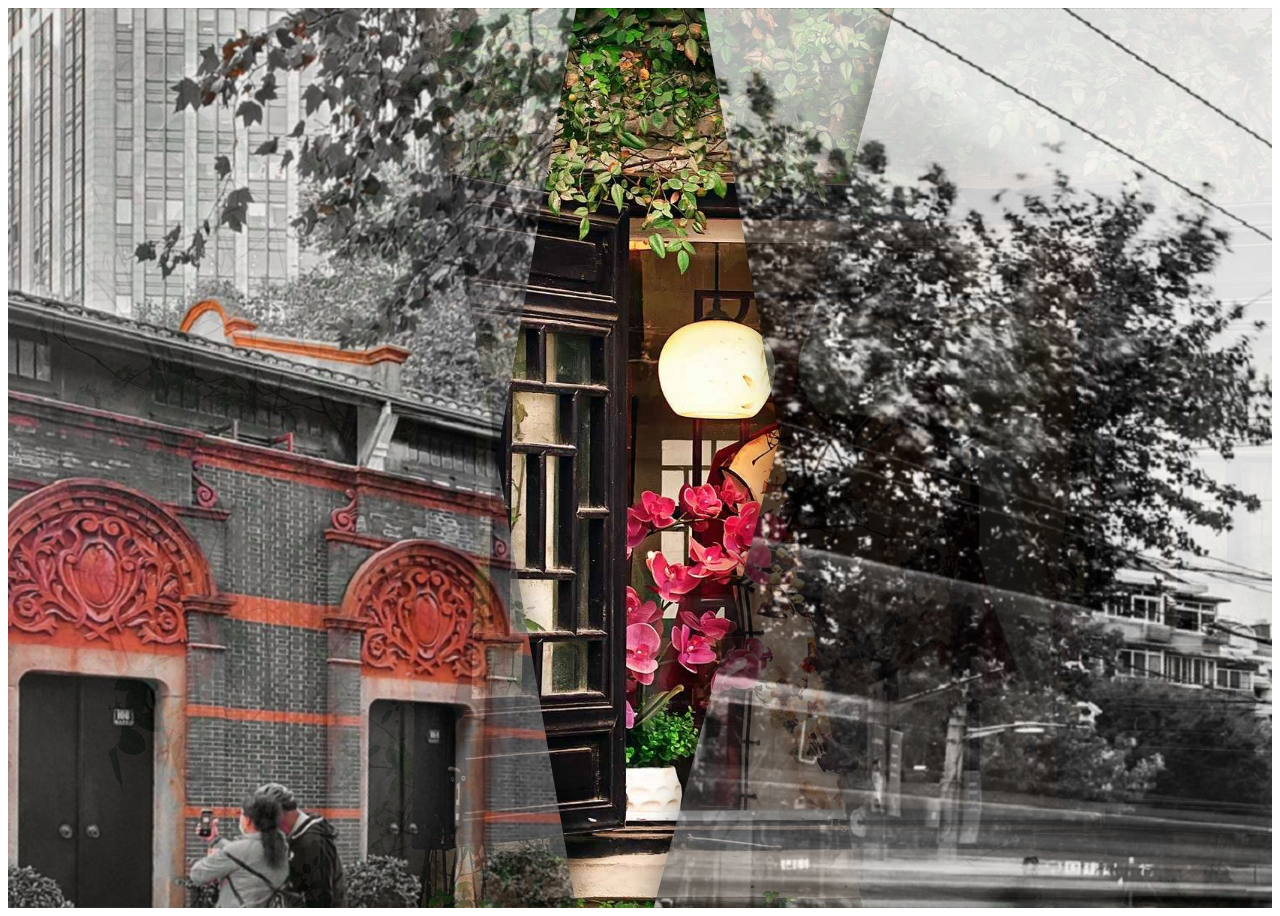
<file: hello.html>
<!DOCTYPE html>
<html lang="en">

<head>
    <meta charset="UTF-8">
    <meta http-equiv="X-UA-Compatible" content="IE=edge">
    <meta name="viewport" content="width=device-width, initial-scale=1.0">
    <title>欢迎</title>
    <style>
        body {
            display: flex;
     
            background-color: rgb(255, 255, 255);
        }
        .a{
            position: relative;
            top: 0px;
            width: 100%;
            height: 100vh;
            background-image: url("img/bg5.jpg");
            background-size: cover;
            display: flex;
            justify-content: center;
            /* align-items: center; */
            overflow: hidden;
        }
        .b,
        .c,
        .d,
        .e{
            position: absolute;
            width: 100%;
            height: 100vh;
            /* 设置阴影 */
            filter: drop-shadow(4px 4px 12px rgba(0,0,0,.5));
            background-size: cover;
            opacity: .7;
            transition: .5s;
        }
        .b::after,
        .c::after{
            content: "";
            position: absolute;
            width: 100%;
            height: 100vh;
            background-image: url("img/bg6.jpg");
        }
        .d::after,
        .e::after{
            content: "";
            position: absolute;
            width: 100%;
            height: 100vh;
            background-image: url("img/bg1.jpg");
        }
        .b{
            left: -600px;
            transform: rotateZ(100deg);
            overflow: hidden;
            z-index: 9;
        }
        .b::after{
            transform: rotateZ(-100deg);
        }

        .c{
            z-index: 11;
            left: -600px;
            transform: rotateZ(-100deg);
            overflow: hidden;
        }
        .c::after{
            transform: rotateZ(100deg);
        }

        .d{
            z-index: 11;
            right: -600px;
            transform: rotateZ(105deg);
            overflow: hidden;
        }
        .d::after{
            transform: rotateZ(-105deg);
        }

        .e{
            z-index: 9;
            right: -600px;
            transform: rotateZ(-100deg);
            overflow: hidden;
        }
        .e::after{
            transform: rotateZ(100deg);
        }
        .f{
            font-family: '华文楷体';
            position: absolute;
            z-index:12;
            text-shadow: 5px 5px 5px #4f4f4f;
            opacity: 0;
            font-size: 160px;
            color: rgb(255, 250, 250);
            transition: .5s;
            margin: 0;
            padding: 0;
            font-weight: 200;
            /* padding-bottom: 80px; */
        }
        .f1{
            left: 42%;
            top: 6%;
            font-size: 170px;
        }
        .f2{
            left: 52%;
            top: 18%;
        }
        .f3{
            left: 38%;
            top: 24%;
            font-size: 260px;
        }
        .f4{
            left: 51%;
            top:43%;
            
        }
        .f5{
            left: 41%;
            top:55%;
            
        }
        .f6{
            left: 47%;
            top:63%;
            font-size: 260px;
        }
        /* 设置动画 */
        .a:hover .b{
            left: -700px;
        }
        .a:hover .c{
            left: -800px;
        }
        .a:hover .d{
            right: -700px;
        }
        .a:hover .e{
            right: -810px;
        }
        .a:hover .f{
            opacity: 1;
        }
    </style>
</head>
    <div class="a">
        <div class="b"></div>
        <div class="c"></div>
        
        <div class="d"></div>
        <div class="e"></div>
        <div id="theText" onclick="clickText">
            <p class="f f1">上</p>
            <p class="f f2">海</p>
            <p class="f f3">文</p>
            <p class="f f4">化</p>
            <p class="f f5">之</p>
            <p class="f f6">旅</p>
        </div>
    </div>
<body>
    <script>
        var theTextDiv = document.getElementById("theText");
        theTextDiv.onclick = function(){
            window.location.href='/index.html'; 
        }
    </script>
</body>

</html>
</file>
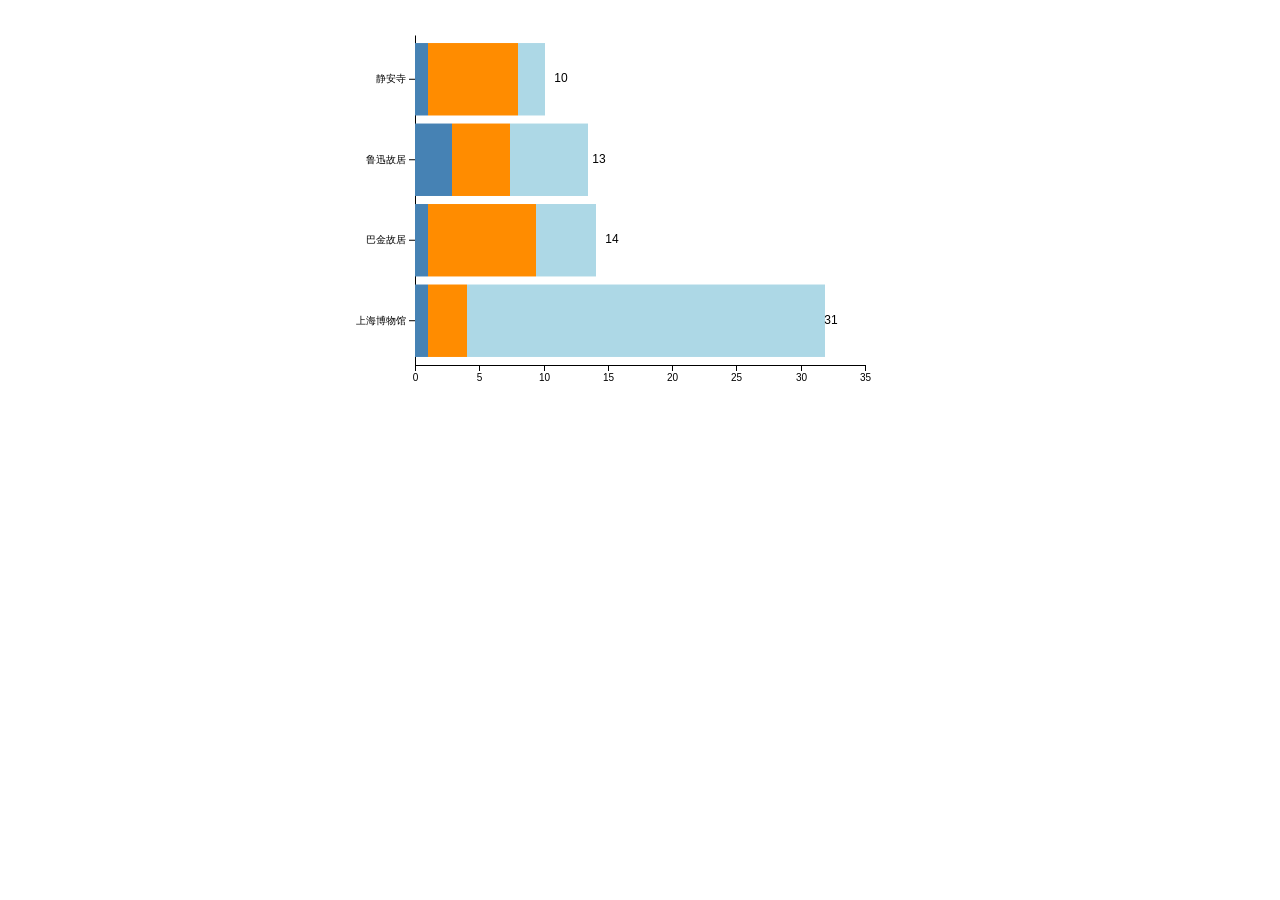
<file: d3-horizontal-stacked-bar-chart-master/barChart.html>
<!DOCTYPE html>
<html lang="en">
    <head>
        <meta charset="UTF-8" />
        <meta name="viewport" content="width=device-width, initial-scale=1.0" />
        <meta http-equiv="X-UA-Compatible" content="ie=edge" />
        <link rel="stylesheet" href="main.css">

        <!-- <script src="./lib/d3-tip.js"></script> -->
        <script src="./lib/d3.v5.min.js"></script>
        <script src="longitude and latitude.js"></script>
        <title>D3 POC</title>
    </head>
    <body>
        <div id="chart"></div>
        <!-- Select year:
        <select id="year"></select> -->
        <!-- 
        <input type="checkbox" id="sort" />
        Toggle sort -->
        <script  src="barChart.js"></script>
    </body>
</html>
</file>
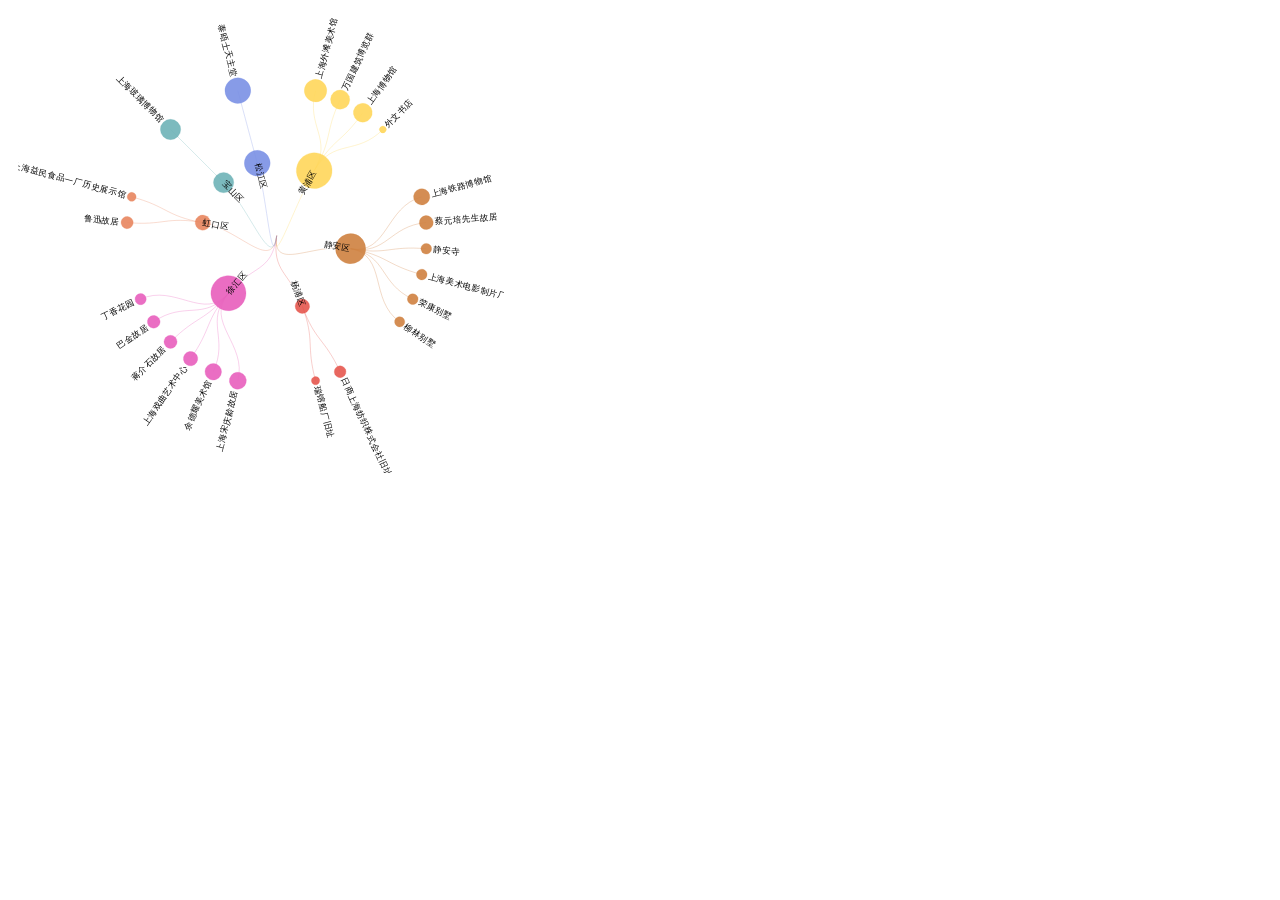
<file: radial tree try/index-radialtree.html>
<!DOCTYPE html>
<html lang="en">
    <head>
        <meta charset="UTF-8" />
        <meta name="viewport" content="width=device-width, initial-scale=1.0" />
        <meta http-equiv="X-UA-Compatible" content="ie=edge" />

        <script src="https://cdn.plot.ly/plotly-latest.min.js"></script>
        <script src="../d3.v5.min.js"></script>
        <title>D3 RadialTree</title>
        <style>
            div.multiples{
              text-align: center;
              display:flex;
            }
            
            div.multiple {
              flex: 1;
            }
        </style>
    </head>
    <body>
        <script  src="radialtree.js"></script>
    </body>
</html>
</file>
<file: d3-horizontal-stacked-bar-chart-master/main.css>
body {
    margin: auto;
    width: 650px;
    font: 12px arial;
}
.tooltip{
    position: absolute;
    width: 120;
    height: auto;
    font-family: simsun;
    font-size: 14px;
    text-align: center;
    border-style: solid; 
    border-width: 1px;
    background-color: white;
    border-radius: 5px;
    }
</file>
